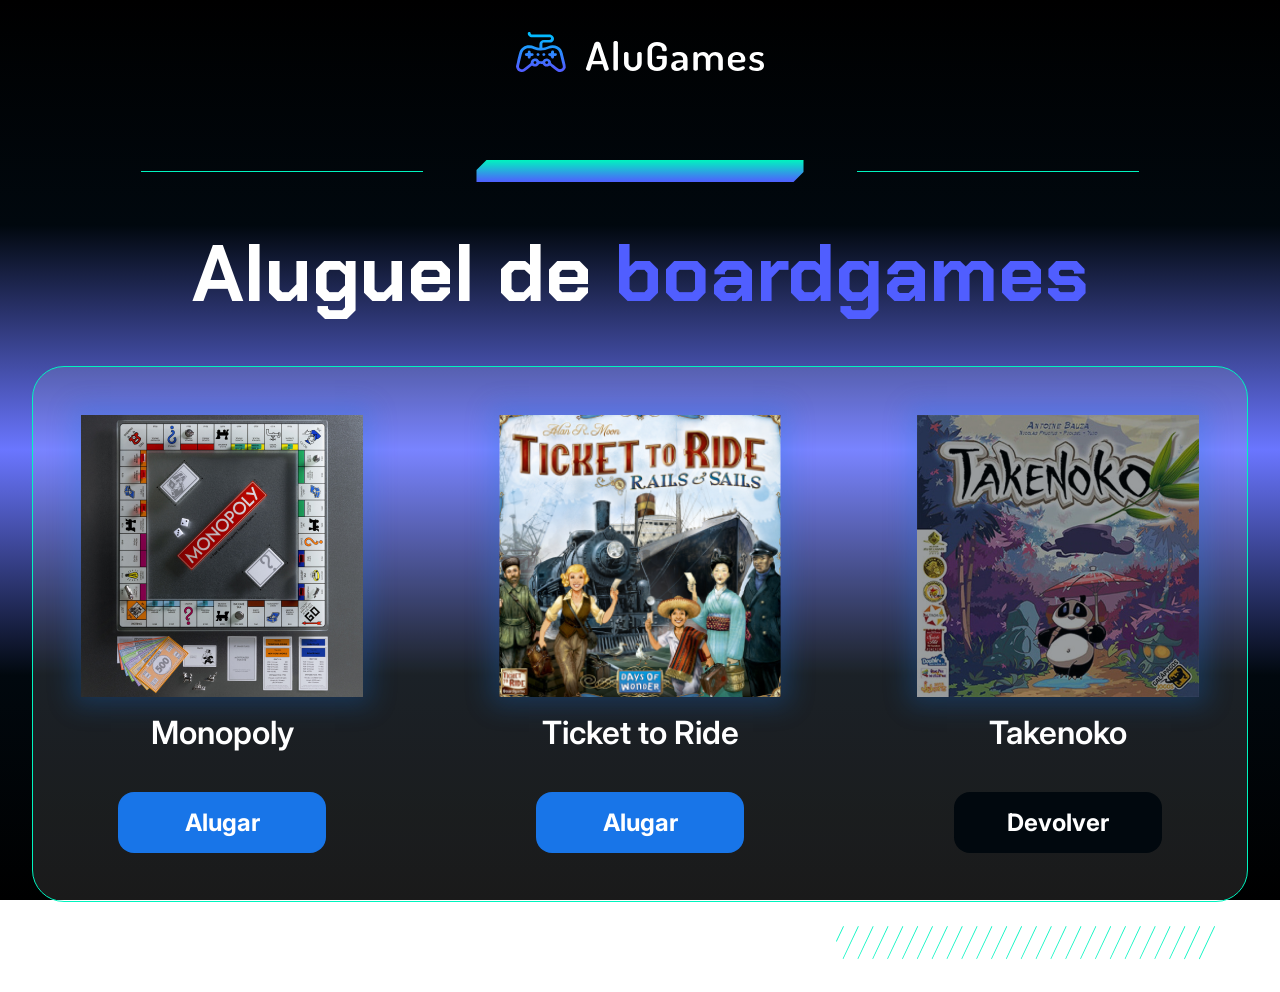
<file: JS/Lógica de programação/Praticando com desafios/3411-praticando-logica-projeto_inicial/alugames/index.html>
<!DOCTYPE html>
<html lang="en">

<head>
    <meta charset="UTF-8">
    <meta name="viewport" content="width=device-width, initial-scale=1.0">
    <title>AluGames</title>
    <link rel="stylesheet" href="css/main.css">
</head>

<body class="body">
    <main class="container main">
        <img src="img/logo.svg" alt="Logo AluGames">
        <section class="divisor">
            <div class="divisor__line"></div>
            <img src="img/fade_bar.svg" alt="Visual bar" class="divisor__bar">
            <div class="divisor__line"></div>
        </section>
        <h1 class="page-title">Aluguel de <span class="page-title__emphasis">boardgames</span></h1>
        <section class="dashboard">
            <ul class="dashboard__items">
                <li class="dashboard__items__item" id="game-1">
                    <div class="dashboard__item__img">
                        <img src="img/monopoly.png" alt="Capa jogo Monopoly">
                    </div>
                    <p class="dashboard__item__name">Monopoly</p>
                    <a onclick="alterarStatus(1)" href="#" class="dashboard__item__button">Alugar</a>
                </li>
                <li class="dashboard__items__item" id="game-2">
                    <div class="dashboard__item__img">
                        <img src="img/ticket_to_ride.png" alt="Capa jogo Ticket to Ride">
                    </div>
                    <p class="dashboard__item__name">Ticket to Ride</p>
                    <a onclick="alterarStatus(2)" href="#" class="dashboard__item__button">Alugar</a>
                </li>
                <li class="dashboard__items__item" id="game-3">
                    <div class="dashboard__item__img dashboard__item__img--rented">
                        <img src="img/takenoko.png" alt="Capa jogo Takenoko">
                    </div>
                    <p class="dashboard__item__name">Takenoko</p>
                    <a onclick="alterarStatus(3)" href="#" class="dashboard__item__button dashboard__item__button--return">Devolver</a>
                </li>
            </ul>
        </section>
        <img src="img/hachuras.svg" alt="Visual hachuras" class="hachuras">
    </main>

    <script src="js/app.js"></script>
</body>

</html>
</file>
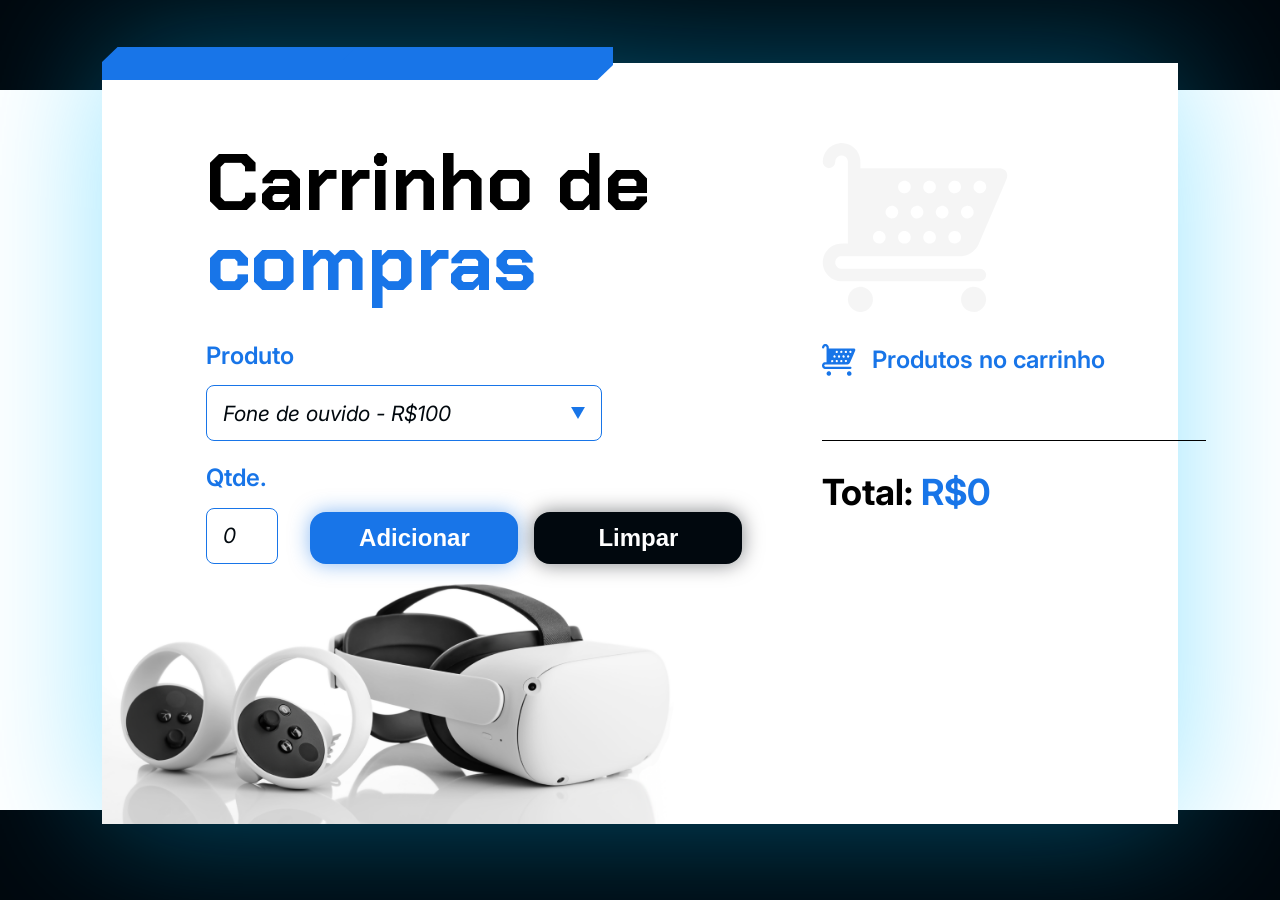
<file: JS/Lógica de programação/Praticando com desafios/3411-praticando-logica-projeto_inicial/carrinho-compras/index.html>
<!DOCTYPE html>
<html lang="en">

<head>
  <meta charset="UTF-8">
  <meta name="viewport" content="width=device-width, initial-scale=1.0">

  <link rel="preconnect" href="https://fonts.googleapis.com">
  <link rel="preconnect" href="https://fonts.gstatic.com" crossorigin>
  <link href="https://fonts.googleapis.com/css2?family=Chakra+Petch:wght@700&family=Inter:wght@400;600;700&display=swap"
    rel="stylesheet">
  <link rel="stylesheet" href="style.css">

  <title>Carrinho de compras</title>
</head>

<body>
  <main class="conteudo-principal">
    <div class="grafismo-azul"></div>
    <section class="adicionar-produto">
      <h1 class="titulo">
        Carrinho de <span class="texto-azul">compras</span>
      </h1>

      <form class="formulario">
        <label class="campo-grupo">
          <span class="texto-medio-azul">Produto</span>
          <select class="produto-input" name="produto" id="produto">
            <option value="Fone de ouvido - R$100">Fone de ouvido - R$100</option>
            <option value="Celular - R$1400">Celular - R$1400</option>
            <option value="Oculus VR - R$5000">Oculus VR - R$5000</option>
            <option value="Microfone ATR - R$1800">Microfone ATR - R$1800</option>
          </select>
          </div>
        </label>

        <section class="parte-inferior">
          <label class="campo-grupo">
            <span class="texto-medio-azul">Qtde.</span>
            <input class="quantidade-input" id="quantidade" type="number" placeholder="100">
          </label>

          <section class="botoes-wrapper">
            <button onclick="adicionar()" type="button" class="botao-form botao-adicionar">Adicionar</button>
            <button onclick="limpar()" type="button" class="botao-form botao-limpar">Limpar</button>
          </section>
        </section>
      </form>
    </section>
    <section class="carrinho">
      <img src="./assets/carrinho-cinza.svg" alt="Imagem de um carrinho de compras cinza">

      <div class="titulo-wrapper">
        <img src="./assets/icone-carrinho.svg" alt="ícone de carrinho">

        <h2 class="carrinho__titulo">Produtos no carrinho</h2>
      </div>

      <section class="carrinho__produtos" id="lista-produtos">
        <section class="carrinho__produtos__produto">
          <span class="texto-azul">1x</span> Celular <span class="texto-azul">R$1400</span>
        </section>
      </section>

      <div class="divisoria"></div>

      <p class="carrinho__total">
        Total: <span class="texto-azul" id="valor-total">R$1400</span>
      </p>
    </section>
  </main>

  <script src="js/app.js"></script>
</body>

</html>
</file>
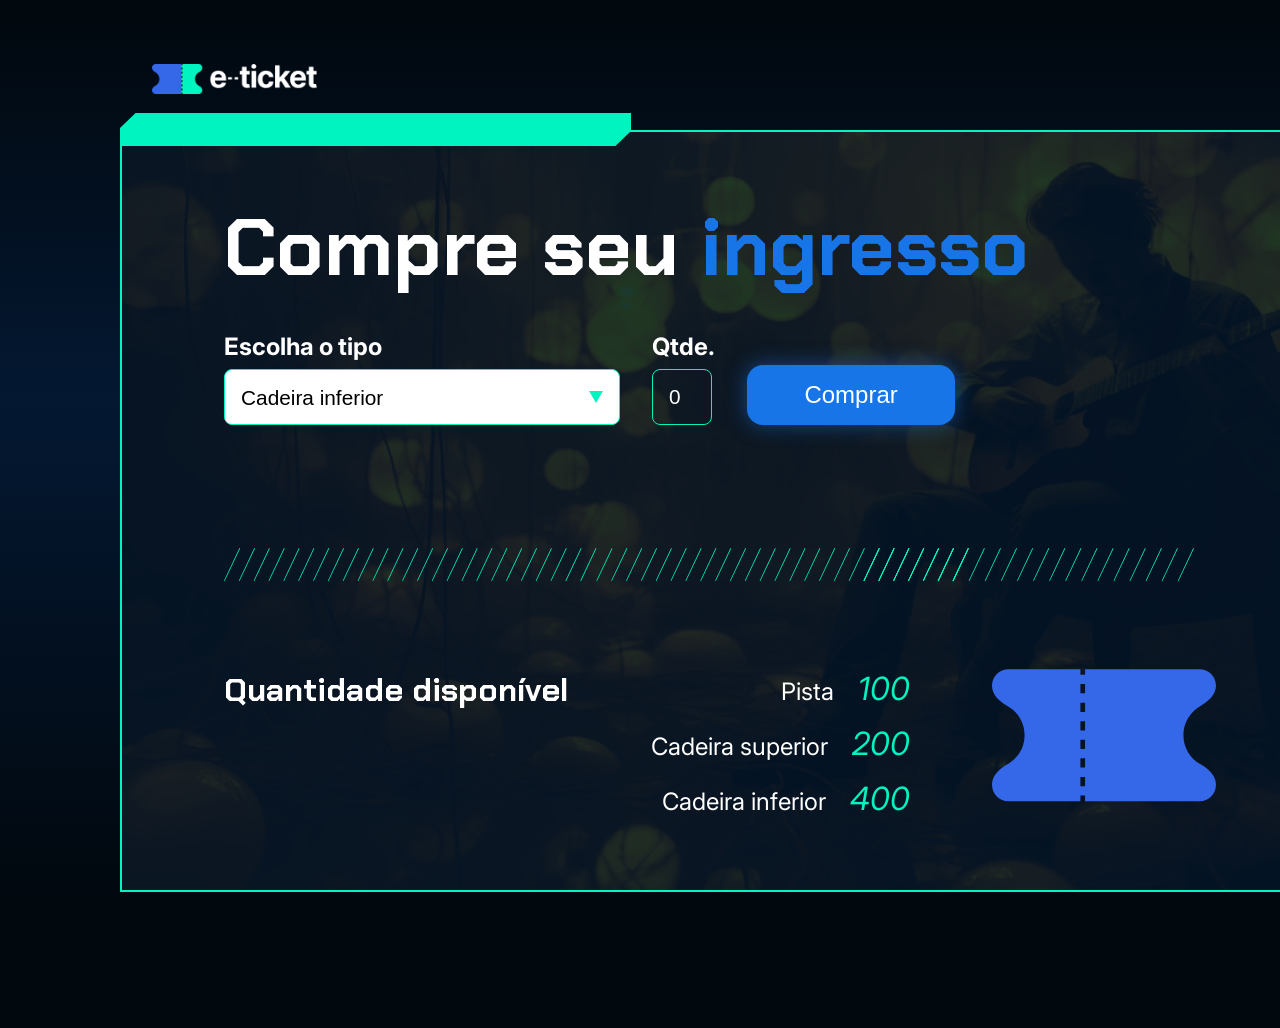
<file: JS/Lógica de programação/Praticando com desafios/3411-praticando-logica-projeto_inicial/ingresso/index.html>
<!DOCTYPE html>
<html lang="pt-BR">

<head>
    <meta charset="UTF-8">
    <meta name="viewport" content="width=device-width, initial-scale=1.0">
    <link rel="preconnect" href="https://fonts.googleapis.com">
    <link rel="preconnect" href="https://fonts.gstatic.com" crossorigin>
    <link href="https://fonts.googleapis.com/css2?family=Chakra+Petch:wght@700&family=Inter:wght@400;700&display=swap" rel="stylesheet">
    <link rel="stylesheet" href="./styles/_reset.css">
    <link rel="stylesheet" href="./styles/style.css">
    <title>e-Ticket</title>
</head>

<body>
    <header>
        <img class="logo" src="./assets/PNG/Logo e-tricket.png" alt="Logo">
    </header>
    <main class="container">

        <div class="grafismo"></div>
        <h1>Compre seu <span>ingresso</span></h1>
        <form action="">
            <label class="input-group">
                Escolha o tipo
                <select name="tipo-ingresso" id="tipo-ingresso">
                    <option value="inferior">Cadeira inferior</option>
                    <option value="superior">Cadeira superior</option>
                    <option value="pista">Pista</option>
                </select>
            </label>
            <label class="input-group" >Qtde.
                <input type="number" id="qtd" placeholder="00" min="1" max="10" value="0">
            </label>
            <button onclick="comprar()" type="button">Comprar</button>
        </form>
        <img class="hachuras" src="./assets/SVG/Hachuras.svg" alt="">
        <section>
            <h2>Quantidade disponível</h2>

            <ul class="lista">
                <li>Pista<span id="qtd-pista">100</span></li>
                <li>Cadeira superior<span id="qtd-superior">200</span></li>
                <li>Cadeira inferior<span id="qtd-inferior">400</span></li>
                
            </ul>
            <img src="./assets/Ingresso.svg" alt="">
        </section>
    </main>

    <script src="js/app.js"></script>
</body>

</html>
</file>
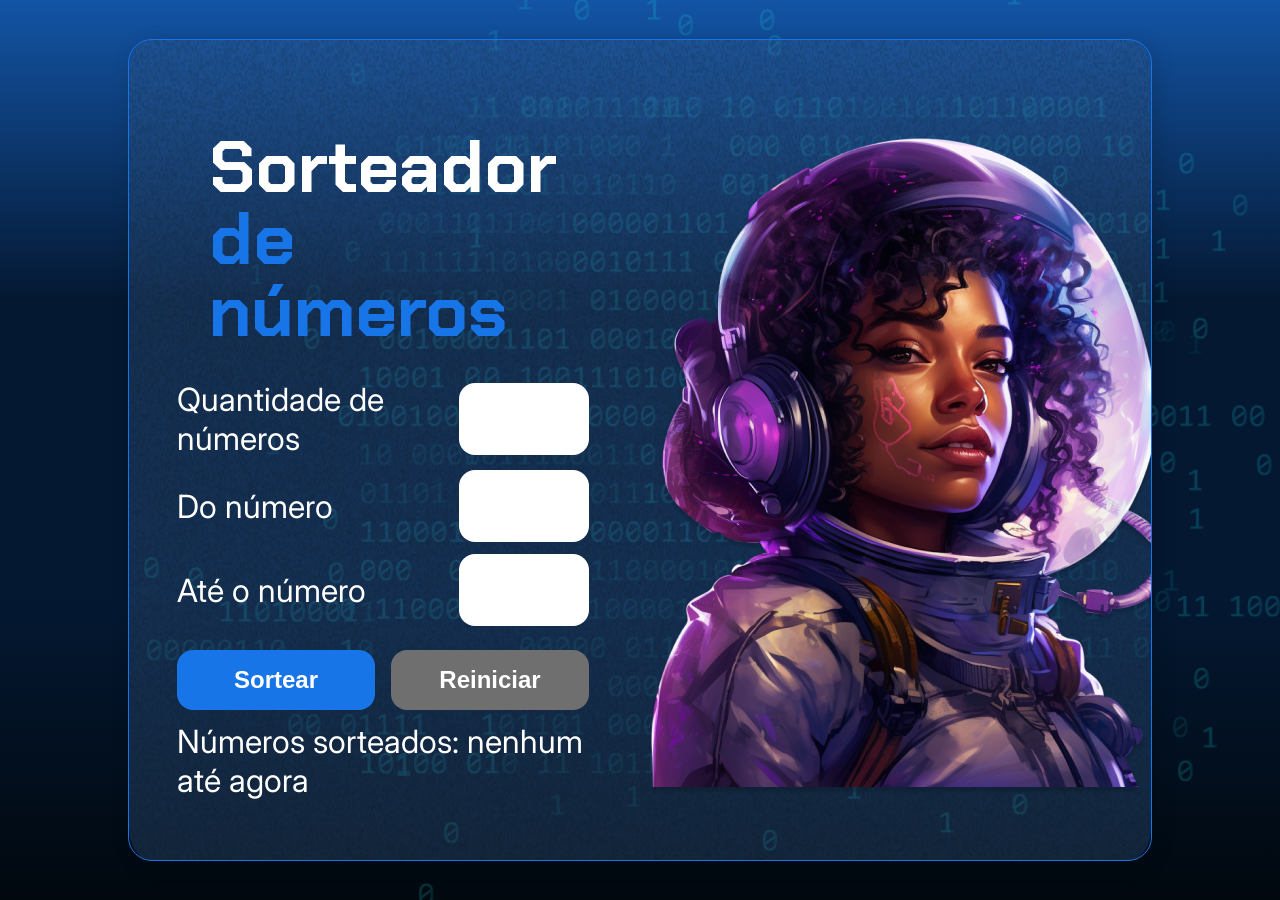
<file: JS/Lógica de programação/Praticando com desafios/3411-praticando-logica-projeto_inicial/sorteador-numeros/index.html>
<!DOCTYPE html>
<html lang="pt-br">

<head>
    <meta charset="UTF-8">
    <meta name="viewport" content="width=device-width, initial-scale=1.0">
    <link rel="preconnect" href="https://fonts.googleapis.com">
    <link rel="preconnect" href="https://fonts.gstatic.com" crossorigin>
    <link href="https://fonts.googleapis.com/css2?family=Chakra+Petch:wght@700&family=Inter:wght@400;700&display=swap" rel="stylesheet">
    <link rel="stylesheet" href="style.css">
    <title>Sorteador de números</title>
</head>

<body>
    <div class="container">
        <div class="container__conteudo">
            <div class="container__informacoes">
                <div class="container__texto">
                    <h1>Sorteador<span class="container__texto-azul"> de números</span></h1>

                    <div class="container__campo">
                        <label class="texto__paragrafo">Quantidade de números</label>
                        <input class="container__input" id="quantidade" type="number" min="1">
                    </div>
                    
                    <div class="container__campo">
                        <label class="texto__paragrafo">Do número</label>
                        <input class="container__input" id="de" type="number" min="1">
                    </div>
                    
                    <div class="container__campo">
                        <label class="texto__paragrafo">Até o número</label>
                        <input class="container__input" id="ate" type="number" min="1">
                    </div>
                </div>
                
                <div class="chute container__botoes">
                    <button onclick="sortear()" id="btn-sortear" class="container__botao">Sortear</button>
                    <button onclick="reiniciar()" id="btn-reiniciar" class="container__botao-desabilitado">Reiniciar</button>
                </div>

                <div class="container__texto" id="resultado">
                    <label class="texto__paragrafo" id="listaDeNumeros">Números sorteados:  nenhum até agora</label>
                </div>
            </div>

            <img src="./img/ia.png" alt="Uma pessoa com capacete de astronauta" class="container__imagem-pessoa" />
        </div>
    </div>

    <script src="app.js" defer></script>
</body>

</html>
</file>
<file: JS/Lógica de programação/Praticando com desafios/3411-praticando-logica-projeto_inicial/alugames/css/main.css>
@import url(_reset.css);
@import url('https://fonts.googleapis.com/css2?family=Chakra+Petch:wght@700&family=Inter:wght@600;700&display=swap');

.body {
    color: #FFFFFF;

    min-height: 100vh;

    background: rgb(0, 0, 0);
    background: linear-gradient(to bottom, rgba(0, 0, 0, 1) 0%, rgba(1, 8, 14, 1) 25%, rgba(80, 94, 255, 0.85) 50%, rgba(1, 8, 14, 1) 75%, rgba(0, 0, 0, 1) 100%);
    background-repeat: no-repeat;
    background-attachment: fixed;

    display: flex;
    flex-direction: column;
    justify-content: center;

    padding: 2rem;
}

@media screen and (min-width: 1440px) {
    .body {
        padding: 2rem calc((100vw - 1086px)/2);
    }
}

.main {
    display: flex;
    flex-direction: column;
    align-items: center;
}

.divisor {
    display: flex;
    gap: 53px;
    align-items: center;

    margin: 88px 0px 40px;
}

.divisor__line {
    height: 1px;
    width: 282px;
    background-color: #00F4BF;
}

.page-title {
    font-family: 'Chakra Petch', sans-serif;
    font-weight: 700;
    font-size: 5rem;

    margin-bottom: 2.5rem;
}

.page-title__emphasis {
    color: #505EFF;
}

.dashboard {
    background-color: rgba(255, 255, 255, 0.1);

    border-radius: 2rem;
    border-width: 1px;
    border-style: solid;
    border-color: #00F4BF;

    padding: 3rem;
    width: 100%;
}

.dashboard__items {
    display: flex;
    justify-content: space-between;
}

.dashboard__items__item {
    display: flex;
    flex-direction: column;
    align-items: center;
    justify-content: flex-start;

    font-family: 'Inter', sans-serif;
}

.dashboard__item__img {
    box-shadow: 0px 0px 24px 8px rgba(24, 118, 232, 0.25);

    margin-bottom: 1rem;
}

.dashboard__item__img--rented {
    position: relative;
}

.dashboard__item__img--rented::after {
    content: "";
    display: block;
    width: 100%;
    height: 100%;

    position: absolute;
    top: 0;
    
    background-color: rgba(1, 8, 14, 0.4);
}

.dashboard__item__name {
    font-weight: 600;
    font-size: 2rem;

    margin-bottom: 2.5rem;
}

.dashboard__item__button {
    display: flex;
    justify-content: center;

    font-weight: 700;
    font-size: 1.5rem;

    padding: 1rem 1.5rem;
    min-width: 13rem;

    border-radius: 1rem;

    background-color: #1875E8;
}

.dashboard__item__button--return {
    background-color: #01080E;
}

.hachuras {
    margin-top: 1.5rem;
    margin-right: 33px;
    align-self: flex-end;
}
</file>
<file: JS/Lógica de programação/Praticando com desafios/3411-praticando-logica-projeto_inicial/carrinho-compras/style.css>
* {
  margin: 0;
  padding: 0;
  box-sizing: border-box;
}

body {
  min-height: 100vh;
  height: auto;
  background: linear-gradient(to bottom,
      #01080E 10%,
      #FFF 10%,
      #FFF 90%,
      #01080E 90%);
  padding: 7vh 8vw 5vh;
  font-family: 'Inter', sans-serif;
  font-size: 16px;
}

button {
  background: inherit;
  color: inherit;
  border: 0;
}

select {
  appearance: none;
}

input[type="number"]::-webkit-outer-spin-button,
input[type="number"]::-webkit-inner-spin-button {
    -webkit-appearance: none;
    margin: 0;
}

input[type="number"] {
    appearance: textfield;
}

.texto-medio-azul {
  color: var(--Light-Blue, #1875E8);
  font-size: 1.5rem;
  font-style: normal;
  font-weight: 600;
  line-height: 110%; /* 1.65rem */
}

.conteudo-principal {
  filter: drop-shadow(0px 0px 70px rgba(2, 189, 255, 0.40));
  min-height: 100%;
  padding: 5rem 6.5rem;
  
  display: grid;
  grid-template-columns: 1.375fr 1fr;
  column-gap: 5rem;

  background: white url('./assets/oculos.png') no-repeat bottom left;
  background-size: auto 40%;

  position: relative;
  background-position: left bottom -40px;
}

.grafismo-azul {
  position: absolute;
  width: 31.9375rem;
  height: 2.0625rem;
  background-image: url('./assets/grafismo-azul.svg');
  top: -1rem;
}

.titulo {
  font-family: 'Chakra Petch', sans-serif;
  font-size: 5rem;
  font-style: normal;
  font-weight: 700;
  line-height: 100%;
  margin-bottom: 2.5rem;
}

.texto-azul {
  color: #1875E8;
}

.formulario {
  display: flex;
  flex-direction: column;
  align-items: flex-start;
  gap: 1.5rem;
}

.formulario .campo-grupo {
  display: flex;
  flex-direction: column;
  align-items: flex-start;
  gap: 1rem;
}

.produto-input {
  width: 24.75rem;
  height: 3.5rem;
  padding: 1rem;
  border-radius: 0.5rem;
  border: 1px solid var(--Light-Blue, #1875E8);

  color: var(--Void, #01080E);
  font-family: Inter;
  font-size: 1.3125rem;
  font-style: italic;
  font-weight: 400;
  line-height: 110%;
  
  background: url('./assets/arrow-down.svg') no-repeat right 1rem top 50%;
}

.dropdown {
  width: 3.375rem;
  height: 3.5rem;
  padding: 1rem;
  justify-content: center;
  align-items: center;
  gap: 0.625rem;
  border-radius: 0rem 0.5rem 0.5rem 0rem;
  border: 1px solid var(--Light-Blue, #1875E8);
  cursor: pointer;
}

.formulario > .parte-inferior {
  display: flex;
  align-items: flex-end;
  gap: 2rem;
}

.quantidade-input {
  display: flex;
  height: 3.5rem;
  padding: 1rem;
  width: 4.5rem;
  border-radius: 0.5rem;
  border: 1px solid var(--Light-Blue, #1875E8);

  color: var(--Void, #01080E);
  font-family: Inter;
  font-size: 1.3125rem;
  font-style: italic;
  font-weight: 400;
  line-height: 110%;
}

.botoes-wrapper {
  display: flex;
  align-items: flex-end;
  gap: 1rem;
}

.botao-form {
  display: flex;
  flex-direction: column;
  justify-content: center;
  align-items: center;
  width: 13rem;
  height: 3.25rem;
  padding: 1rem 1.5rem;
  gap: 0.625rem;
  border-radius: 1rem;
  cursor: pointer;
}

.botao-adicionar {
  background: var(--Light-Blue, #1875E8);
  box-shadow: 0px 0px 20px 0px rgba(24, 117, 232, 0.50);

  color: var(--Branco, #FFF);
  font-size: 1.5rem;
  font-weight: 700;
  line-height: normal;
}

.botao-limpar {
  border-radius: 1rem;
  background: var(--Void, #01080E);
  box-shadow: 0px 0px 20px 0px rgba(1, 8, 14, 0.50);

  color: var(--Branco, #FFF);
  font-size: 1.5rem;
  font-weight: 700;
  line-height: normal;
}

.carrinho {
  display: flex;
  width: 24rem;
  flex-direction: column;
  align-items: flex-start;
  gap: 2rem;
}

.titulo-wrapper {
  display: flex;
  align-items: center;
  gap: 1rem;
}

.carrinho__titulo {
  color: var(--Light-Blue, #1875E8);
  font-family: Inter;
  font-size: 1.5rem;
  font-style: normal;
  font-weight: 600;
  line-height: 110%; /* 1.65rem */
}

.carrinho__produtos {
  display: flex;
  flex-direction: column;
  align-items: flex-start;
  gap: 1rem;
}

.carrinho__produtos__produto {
  font-size: 1.3125rem;
  font-style: italic;
  font-weight: 400;
  line-height: 110%; /* 1.44375rem */
}

.divisoria {
  width: 24rem;
  height: 0.0625rem;
  background: #000;
}

.carrinho__total {
  font-size: 2.25rem;
  font-weight: 700;
  line-height: 110%; /* 2.475rem */
}

.adicionar-produto {
  padding-bottom: 180px;
}
</file>
<file: JS/Lógica de programação/Praticando com desafios/3411-praticando-logica-projeto_inicial/ingresso/styles/style.css>
body {
    width: 1440px;
    height: 100vh;
    background: linear-gradient(180deg, rgba(1, 8, 14, 1) 1%, rgba(4, 24, 50, 1) 39%, rgba(1, 8, 14, 1) 88%);
    margin: 5% auto;
    color: #fff;
}

header {
    width: 1200px;
    margin: 2rem auto;
}

header .logo {
    width: 196.8px;
    padding-left: 2rem;
}

main.container {
    width: 1200px;
    height: auto;
    border: 2px solid #00F4BF;
    margin: 0 auto;
    padding: 4.5rem 6.38rem;
    background-image: url('../assets/PNG/Imagem\ com\ borda.png');
    background-size: cover;
    position: relative;
}

main.container .grafismo {
    background: url('../assets/SVG/Grafismo\ verde.svg');
    width: 31.9375rem;
    height: 2.0625rem;
    position: absolute;
    top: -19px;
    left: -2px;
}

main.container h1 {
    font-family: 'Chakra Petch', sans-serif;
    font-size: 5rem;
    line-height: 110%;
}

main.container h1 span {
    color: #1875E8;
}

form {
    display: flex;
    align-items: flex-end;
    gap: 2rem;
    margin: 2.5rem 0;
}

form .input-group {
    display: flex;
    flex-direction: column;
    align-items: flex-start;
    gap: .5rem;

    font-family: 'Inter', sans-serif;
    font-weight: 700;
    font-size: 1.5rem;
}

form .input-group select,
form .input-group input {
    background: none;
    color: white;
    border: 1px solid #00F4BF;
    border-radius: .5rem;
    height: 3.5rem;
    padding: .5rem 1rem;
    font-size: 1.3rem;
}

form .input-group select {
    width: 24.75rem;
    appearance: none;
    background: url('../assets/PNG/Arrow\ down.png') no-repeat right 1rem top 50%;
    color: black;
    background-color: white;
}

form .input-group input {
    width: 60px;
}

form .input-group input::placeholder {
    text-align: center;
}

form button {
    color: white;
    font-size: 1.5rem;
    border: none;
    background-color: #1875E8;
    padding: 1rem 1.5rem;
    border-radius: 1rem;
    width: 13rem;
    box-shadow: 0px 0px 20px 0px rgba(24, 117, 232, 0.50);
    cursor: pointer;
}

.hachuras {
    margin: 5.19rem 0;
}

.container section {
    display: flex;
    justify-content: space-between;
    align-items: flex-start;
    align-self: stretch;
}

.container section h2 {
    font-size: 2rem;
}

.container section ul {
    display: flex;
    flex-direction: column;
    align-items: flex-end;
    gap: 1rem;

    font-size: 1.5rem;
    font-family: 'Inter', sans-serif;
    font-weight: 400;
}

.container section ul li span {
    color: #00F4BF;
    font-style: italic;
    font-size: 2rem;
    padding-left: 1.5rem;
}
</file>
<file: JS/Lógica de programação/Praticando com desafios/3411-praticando-logica-projeto_inicial/sorteador-numeros/style.css>
* {
    box-sizing: border-box;
    margin: 0;
    padding: 0;
    color: white;
}

body {
    background: linear-gradient(#1354A5 0%, #041832 33.33%, #041832 66.67%, #01080E 100%);
    height: 100vh;
    display: flex;
    align-items: center;
    justify-content: center;
}

body::before {
    background-image: url("img/code.png");
    background-repeat: no-repeat;
    background-position: right;
    content: "";
    display: block;
    position: absolute;
    width: 100%;
    height: 100%;
    opacity: 0.4;
}

.container {
    width: 80%;
    min-height: 50vh;
    display: flex;
    align-items: center;
    justify-content: space-between;
    border-radius: 24px;
    border: 1px solid #1875E8;
    box-shadow: 4px 4px 20px 0px rgba(1, 8, 14, 0.15);
    background-image: url("img/Ruido.png");
    background-size: 100% 100%;
    position: relative;
    overflow: hidden;
}

.container__conteudo {
    display: flex;
    align-items: center;
    position: relative;
    width: 100%;
}

.container__informacoes {
    flex: 1;
    padding: 3rem;
}

.container__texto {
    margin: 12px 0;
    display: flex;
    flex-direction: column;
}

.container__texto-azul {
    color: #1875E8;
    display: block;

}

.container__campo {
    display: flex;
    align-items: center;
    justify-content: space-between;
    margin-bottom: 12px;
}

.container__input {
    width: 130px;
    height: 72px;
    border-radius: 16px;
    background-color: #FFF;
    border: none;
    color: #1875E8;
    padding: 2rem;
    font-size: 24px;
    font-weight: 700;
    font-family: 'Inter', sans-serif;
}

.container__botoes {
    display: flex;
    flex-direction: row;
    gap: 1em;
}

.container__botao {
    border-radius: 16px;
    background: #1875E8;
    padding: 16px 24px;
    font-size: 24px;
    width: 100%;
    font-weight: 700;
    border: none;
    cursor: pointer;
}

.container__botao-desabilitado {
    border-radius: 16px;
    background: #6f6f70;
    padding: 16px 24px;
    font-size: 24px;
    width: 100%;
    font-weight: 700;
    border: none;
    cursor: not-allowed;
}

h1 {
    font-family: 'Chakra Petch', sans-serif;
    font-size: 72px;
    font-style: normal;
    font-weight: 700;
    line-height: 100%;
    padding: 2rem;
}

.texto__paragrafo {
    color: #FFF;
    font-family: 'Inter';
    font-size: 32px;
    font-style: normal;
    font-weight: 400;
    line-height: normal;
}

.container__imagem-pessoa {
    max-width: 100%;
    height: auto;
    margin-top: 2rem;
}

button:disabled {
    background-color: gray;
}

@media screen and (max-width: 1250px) {
    .container__imagem-pessoa {
        display: none;
    }

    h1 {
        font-size: 50px;
    }
}
</file>
